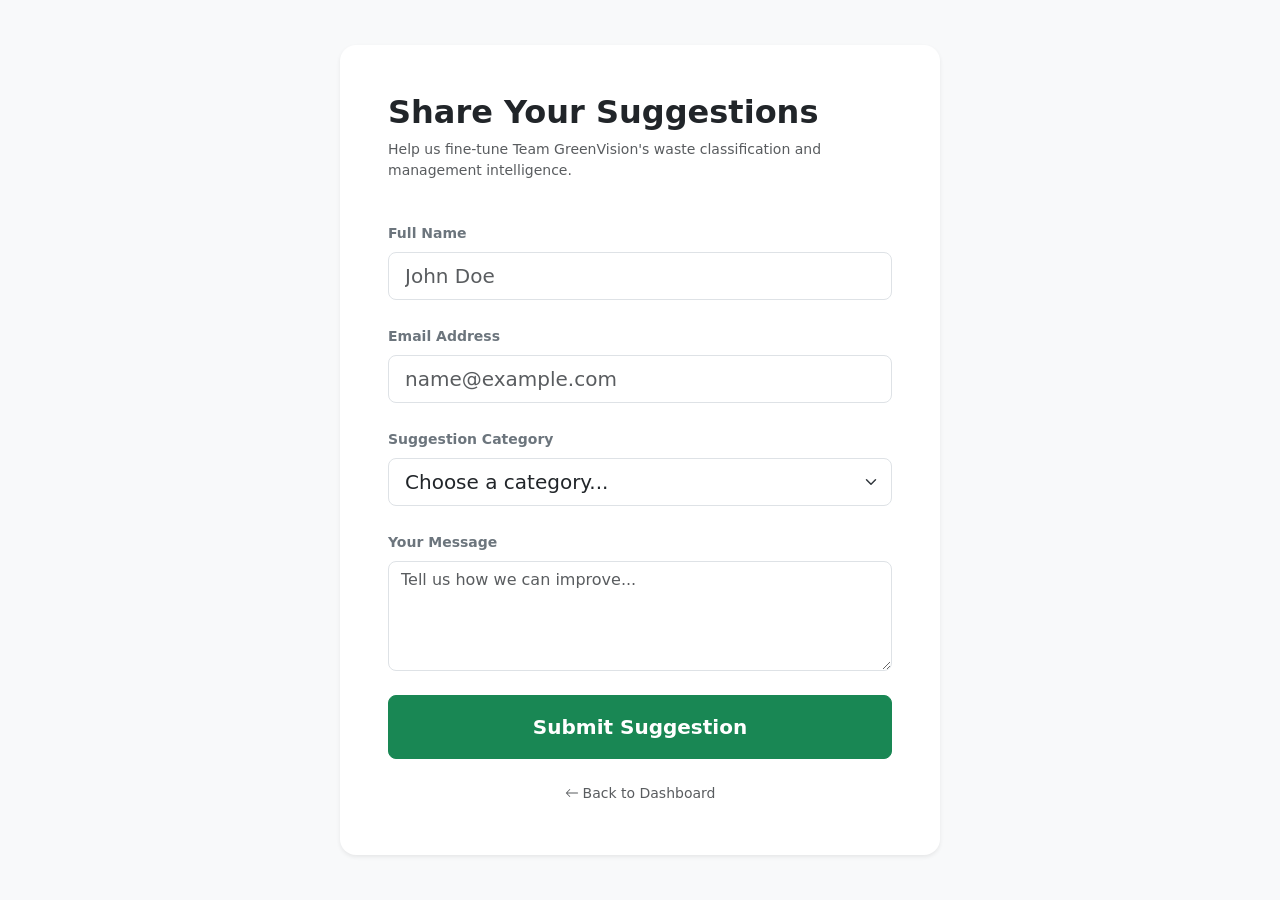
<file: templates/suggestions.html>
<!DOCTYPE html>
<html lang="en">
<head>
    <meta charset="UTF-8">
    <meta name="viewport" content="width=device-width, initial-scale=1.0">
    <title>GreenVision - Suggestions</title>
    <!-- <link href="https://cdn.jsdelivr.net/npm/bootstrap@5.3.2/dist/dist/css/bootstrap.min.css" rel="stylesheet"> -->
    <link href="https://fonts.googleapis.com/css2?family=Plus+Jakarta+Sans:wght@400;500;600;700&display=swap" rel="stylesheet">
        <link href="https://cdn.jsdelivr.net/npm/bootstrap@5.3.3/dist/css/bootstrap.min.css" rel="stylesheet">

    
</head>
<body>

<body class="bg-light min-vh-100 d-flex align-items-center justify-content-center p-3">

<div class="w-100" style="max-width: 600px;">
    
    <div class="card border-0 shadow-sm p-4 p-md-5 rounded-4 bg-white">
        
        <div class="mb-4">
            <!-- <span class="badge bg-success-subtle text-success mb-2 px-3 py-2 rounded-pill fw-semibold">Feedback Loop</span> -->
            <h2 class="fw-bold tracking-tight mb-2">Share Your Suggestions</h2>
            <p class="text-muted small">Help us fine-tune Team GreenVision's waste classification and management intelligence.</p>
        </div>

        <form action="/suggestions" method="POST">
            
            <div class="mb-4">
                <label for="name" class="form-label fw-semibold text-secondary small">Full Name</label>
                <input type="text" class="form-control form-control-lg w-100 rounded-3" id="name" name="name" placeholder="John Doe" required>
            </div>

            <div class="mb-4">
                <label for="email" class="form-label fw-semibold text-secondary small">Email Address</label>
                <input type="email" class="form-control form-control-lg w-100 rounded-3" id="email" name="email" placeholder="name@example.com" required>
            </div>

            <div class="mb-4">
                <label for="category" class="form-label fw-semibold text-secondary small">Suggestion Category</label>
                <select class="form-select form-select-lg w-100 rounded-3" id="category" name="category" required>
                    <option value="" disabled selected>Choose a category...</option>
                    <option value="Model Accuracy">Model/Classification Accuracy</option>
                    <option value="UI Improvement">App Design & Layout</option>
                    <option value="New Feature">Requested Feature</option>
                    <option value="Other">Other</option>
                </select>
            </div>

            <div class="mb-4">
                <label for="message" class="form-label fw-semibold text-secondary small">Your Message</label>
                <textarea class="form-control w-100 rounded-3" id="message" name="message" rows="4" placeholder="Tell us how we can improve..." required></textarea>
            </div>

            <div class="mb-4">
                <button type="submit" class="btn btn-success btn-lg w-100 fw-bold rounded-3 py-3">Submit Suggestion</button>
            </div>

            <div class="text-center">
                <a href="/" class="text-decoration-none text-muted small d-inline-flex align-items-center gap-1">
                    <svg xmlns="http://www.w3.org/2000/svg" width="14" height="14" fill="currentColor" class="bi bi-arrow-left" viewBox="0 0 16 16">
                        <path fill-rule="evenodd" d="M15 8a.5.5 0 0 0-.5-.5H2.707l3.147-3.146a.5.5 0 1 0-.708-.708l-4 4a.5.5 0 0 0 0 .708l4 4a.5.5 0 0 0 .708-.708L2.707 8.5H14.5A.5.5 0 0 0 15 8z"/>
                    </svg>
                    Back to Dashboard
                </a>
            </div>

        </form>
    </div>
</div>
    <script src="https://cdn.jsdelivr.net/npm/bootstrap@5.3.3/dist/js/bootstrap.bundle.min.js"></script>

</body>
</html>
</file>
